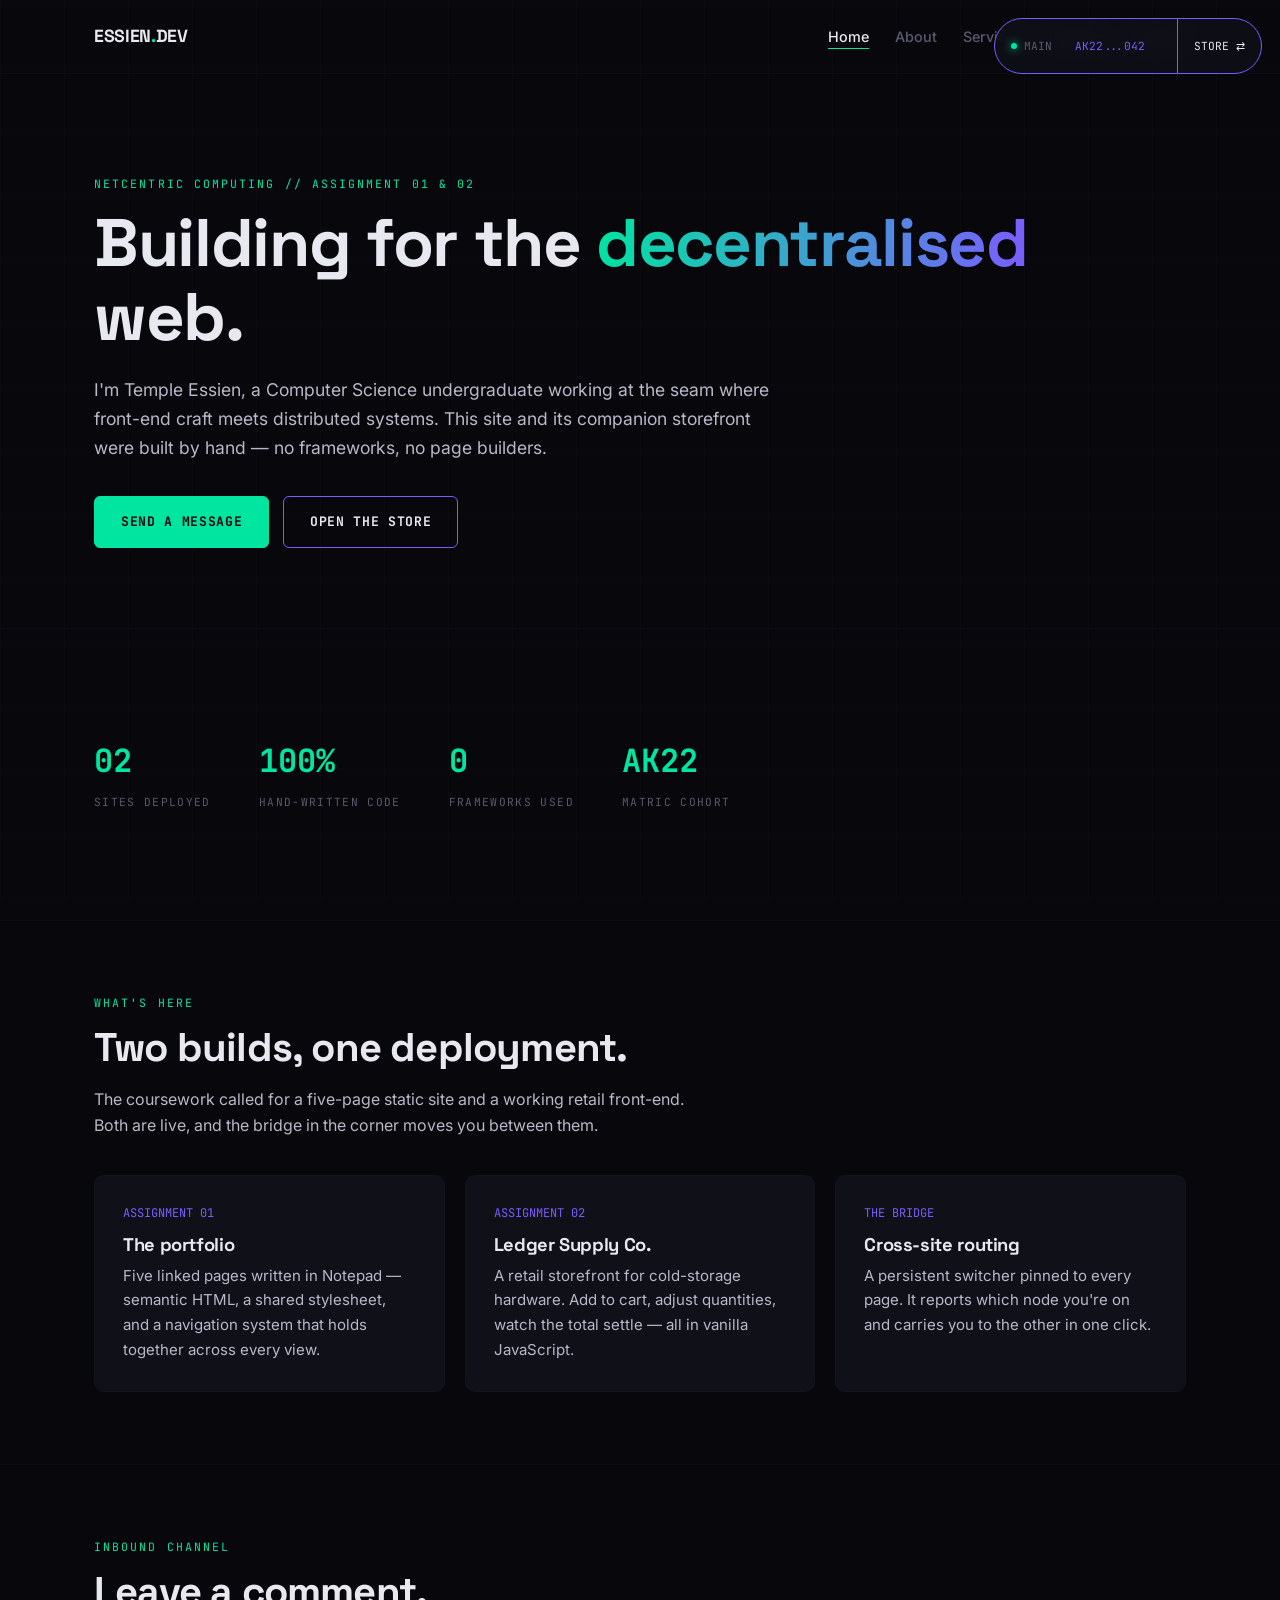
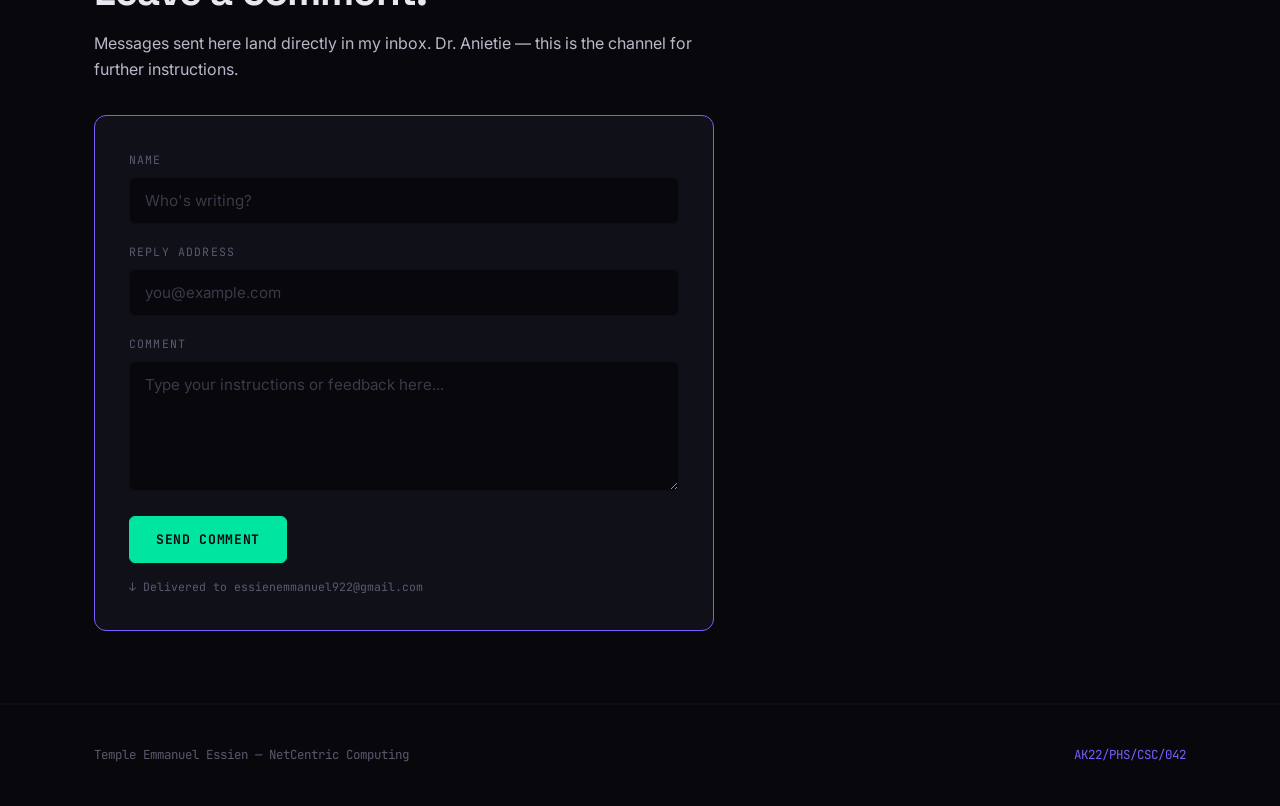
<file: index.html>
<!DOCTYPE html>
<html lang="en">
<head>
  <meta charset="UTF-8">
  <meta name="viewport" content="width=device-width, initial-scale=1.0">
  <title>Temple Essien — NetCentric Portfolio</title>
  <meta name="description" content="NetCentric coursework portfolio. Temple Emmanuel Essien, AK22/PHS/CSC/042.">
  <link rel="stylesheet" href="style.css">
</head>
<body>

  <!-- SIGNATURE: bridge switcher between the two sites -->
  <div class="bridge">
    <span class="node-live">MAIN <span class="hash">AK22...042</span></span>
    <a href="store/index.html">STORE &#8644;</a>
  </div>

  <nav class="nav">
    <div class="wrap">
      <a href="index.html" class="brand">ESSIEN<em>.</em>DEV</a>
      <ul>
        <li><a href="index.html" aria-current="page">Home</a></li>
        <li><a href="about.html">About</a></li>
        <li><a href="services.html">Services</a></li>
        <li><a href="projects.html">Projects</a></li>
        <li><a href="contact.html">Contact</a></li>
      </ul>
    </div>
  </nav>

  <header class="hero">
    <div class="wrap">
      <span class="eyebrow">NetCentric Computing // Assignment 01 &amp; 02</span>
      <h1>Building for the <span class="accent">decentralised</span> web.</h1>
      <p>I'm Temple Essien, a Computer Science undergraduate working at the seam where front-end craft meets distributed systems. This site and its companion storefront were built by hand — no frameworks, no page builders.</p>
      <a href="#message" class="btn">Send a message</a>
      <a href="store/index.html" class="btn btn-ghost">Open the store</a>
    </div>
  </header>

  <section class="section-alt">
    <div class="wrap">
      <div class="stats">
        <div class="stat"><span class="val">02</span><span class="lab">Sites deployed</span></div>
        <div class="stat"><span class="val">100%</span><span class="lab">Hand-written code</span></div>
        <div class="stat"><span class="val">0</span><span class="lab">Frameworks used</span></div>
        <div class="stat"><span class="val">AK22</span><span class="lab">Matric cohort</span></div>
      </div>
    </div>
  </section>

  <section>
    <div class="wrap">
      <span class="eyebrow">What's here</span>
      <h2>Two builds, one deployment.</h2>
      <p style="margin-bottom:36px;">The coursework called for a five-page static site and a working retail front-end. Both are live, and the bridge in the corner moves you between them.</p>

      <div class="grid grid-3">
        <article class="panel">
          <span class="num">ASSIGNMENT 01</span>
          <h3>The portfolio</h3>
          <p>Five linked pages written in Notepad — semantic HTML, a shared stylesheet, and a navigation system that holds together across every view.</p>
        </article>
        <article class="panel">
          <span class="num">ASSIGNMENT 02</span>
          <h3>Ledger Supply Co.</h3>
          <p>A retail storefront for cold-storage hardware. Add to cart, adjust quantities, watch the total settle — all in vanilla JavaScript.</p>
        </article>
        <article class="panel">
          <span class="num">THE BRIDGE</span>
          <h3>Cross-site routing</h3>
          <p>A persistent switcher pinned to every page. It reports which node you're on and carries you to the other in one click.</p>
        </article>
      </div>
    </div>
  </section>

  <!-- ================= REQUIRED COMMENT BOX ================= -->
  <section id="message" class="section-alt">
    <div class="wrap">
      <span class="eyebrow">Inbound channel</span>
      <h2>Leave a comment.</h2>
      <p style="margin-bottom:32px;">Messages sent here land directly in my inbox. Dr. Anietie — this is the channel for further instructions.</p>

      <form class="msg-panel" action="https://formspree.io/f/mlgqejok" method="POST">
        <div class="field">
          <label for="name">Name</label>
          <input type="text" id="name" name="name" placeholder="Who's writing?" required>
        </div>

        <div class="field">
          <label for="email">Reply address</label>
          <input type="email" id="email" name="email" placeholder="you@example.com" required>
        </div>

        <div class="field">
          <label for="comment">Comment</label>
          <textarea id="comment" name="comment" placeholder="Type your instructions or feedback here..." required></textarea>
        </div>

        <button type="submit" class="btn">Send comment</button>
        <p class="form-note">&#8595; Delivered to essienemmanuel922@gmail.com</p>
      </form>
    </div>
  </section>

  <footer>
    <div class="wrap">
      <span>Temple Emmanuel Essien &mdash; NetCentric Computing</span>
      <span class="reg">AK22/PHS/CSC/042</span>
    </div>
  </footer>

</body>
</html>
</file>
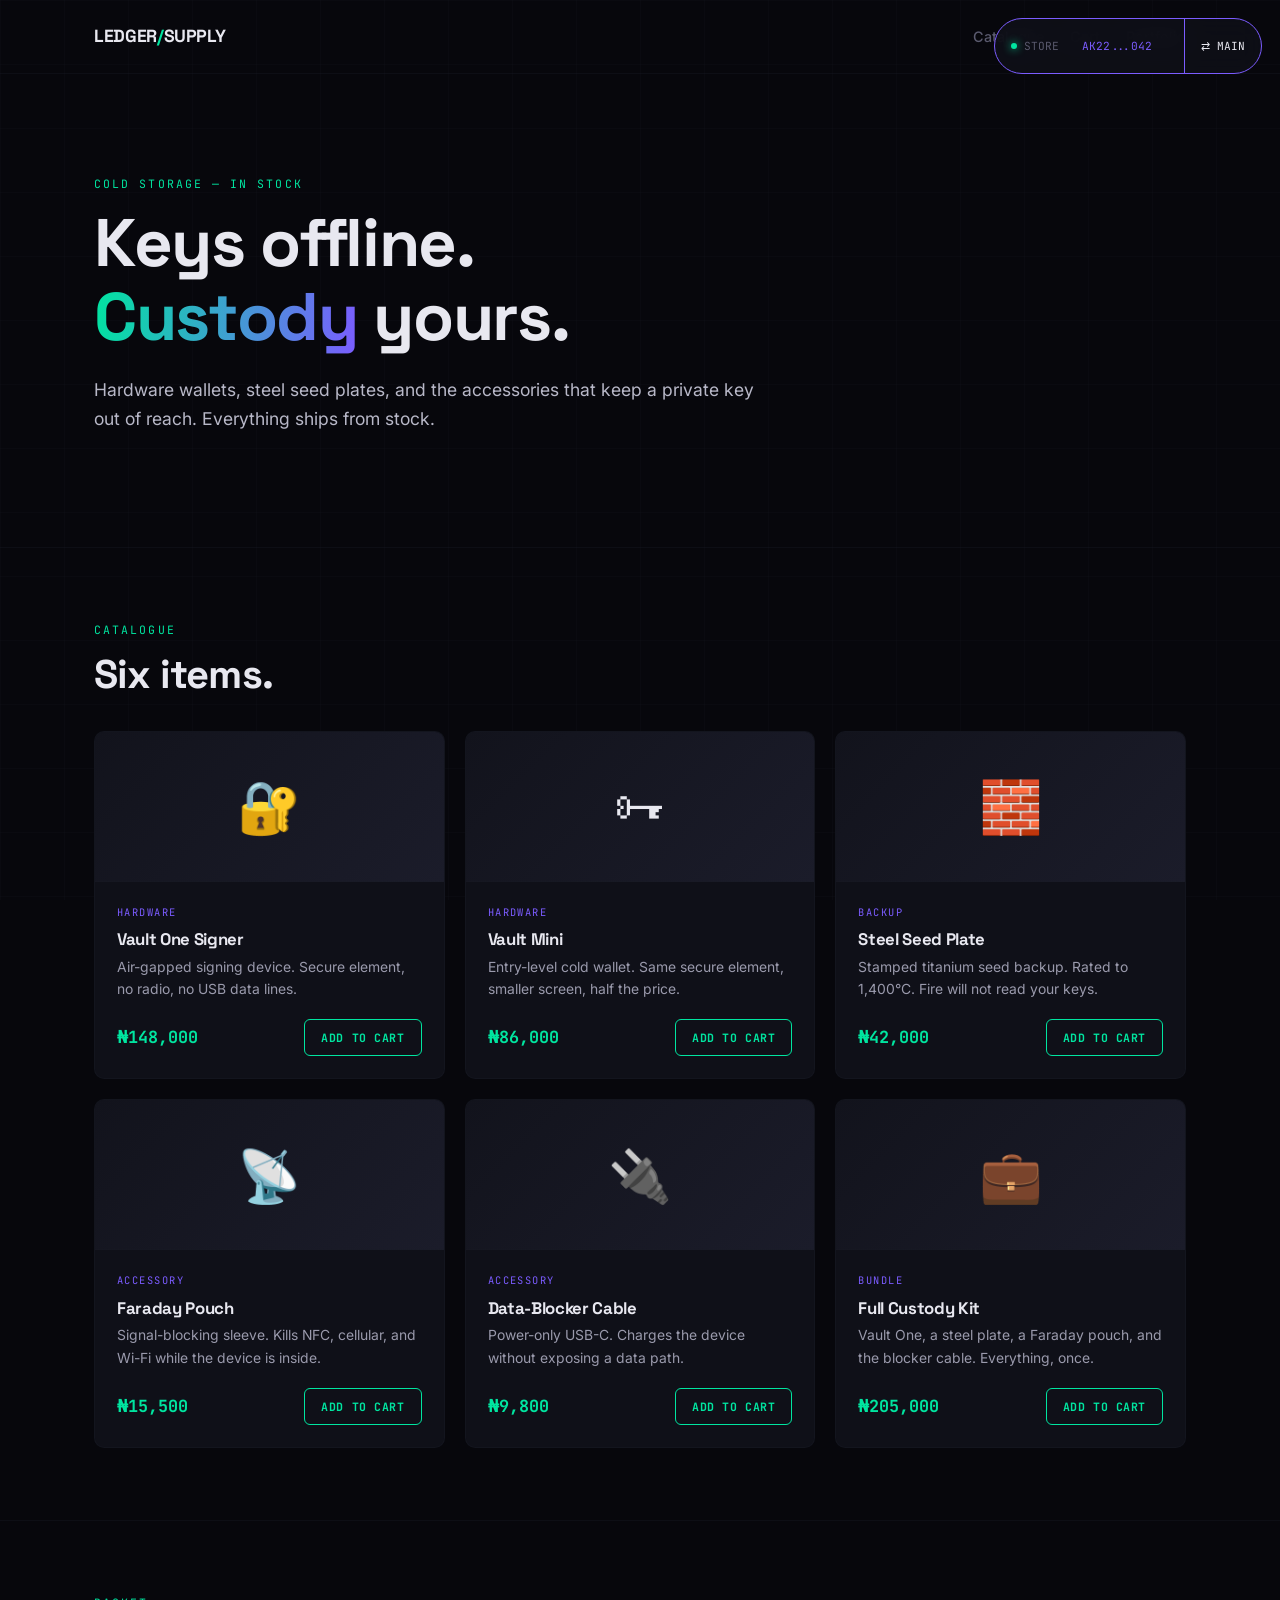
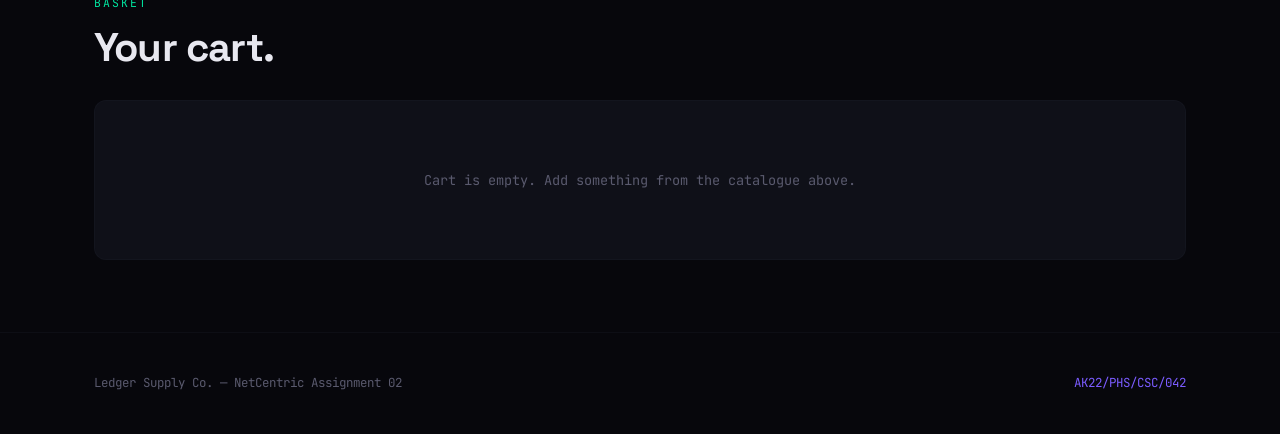
<file: store/index.html>
<!DOCTYPE html>
<html lang="en">
<head>
  <meta charset="UTF-8">
  <meta name="viewport" content="width=device-width, initial-scale=1.0">
  <title>Ledger Supply Co. — Cold Storage Hardware</title>
  <meta name="description" content="Retail storefront. NetCentric Assignment 2 — Temple Essien, AK22/PHS/CSC/042.">
  <link rel="stylesheet" href="../style.css">
  <link rel="stylesheet" href="store.css">
</head>
<body>

  <!-- SIGNATURE: bridge back to the main site -->
  <div class="bridge">
    <span class="node-live">STORE <span class="hash">AK22...042</span></span>
    <a href="../index.html">&#8644; MAIN</a>
  </div>

  <nav class="nav">
    <div class="wrap">
      <a href="index.html" class="brand">LEDGER<em>/</em>SUPPLY</a>
      <ul>
        <li><a href="#catalogue">Catalogue</a></li>
        <li><a href="#cart">Cart</a></li>
        <li><a href="../index.html">Portfolio</a></li>
      </ul>
    </div>
  </nav>

  <header class="hero">
    <div class="wrap">
      <span class="eyebrow">Cold storage &mdash; in stock</span>
      <h1>Keys offline.<br><span class="accent">Custody</span> yours.</h1>
      <p>Hardware wallets, steel seed plates, and the accessories that keep a private key out of reach. Everything ships from stock.</p>
    </div>
  </header>

  <section id="catalogue" class="section-alt">
    <div class="wrap">
      <span class="eyebrow">Catalogue</span>
      <h2>Six items.</h2>
      <div class="shop-grid" id="product-grid">
        <!-- Rendered by store.js -->
      </div>
    </div>
  </section>

  <section id="cart">
    <div class="wrap">
      <span class="eyebrow">Basket</span>
      <h2>Your cart.</h2>

      <div class="cart-panel">
        <div id="cart-body">
          <!-- Rendered by store.js -->
        </div>

        <div class="cart-summary" id="cart-summary" hidden>
          <div class="line">
            <span>Subtotal</span>
            <span id="subtotal" class="figure">&#8358;0</span>
          </div>
          <div class="line">
            <span>Shipping</span>
            <span id="shipping" class="figure">&#8358;0</span>
          </div>
          <div class="line total">
            <span>Total</span>
            <span id="total" class="figure">&#8358;0</span>
          </div>
          <button class="btn checkout-btn" id="checkout-btn">Complete purchase</button>
          <button class="clear-btn" id="clear-btn">Empty cart</button>
        </div>
      </div>

      <div class="receipt" id="receipt" hidden>
        <span class="eyebrow">Order confirmed</span>
        <h3 id="receipt-head">Purchase complete.</h3>
        <p id="receipt-body"></p>
        <button class="btn" id="receipt-btn" style="margin-top:20px;">Start a new order</button>
      </div>
    </div>
  </section>

  <footer>
    <div class="wrap">
      <span>Ledger Supply Co. &mdash; NetCentric Assignment 02</span>
      <span class="reg">AK22/PHS/CSC/042</span>
    </div>
  </footer>

  <script src="store.js"></script>
</body>
</html>
</file>
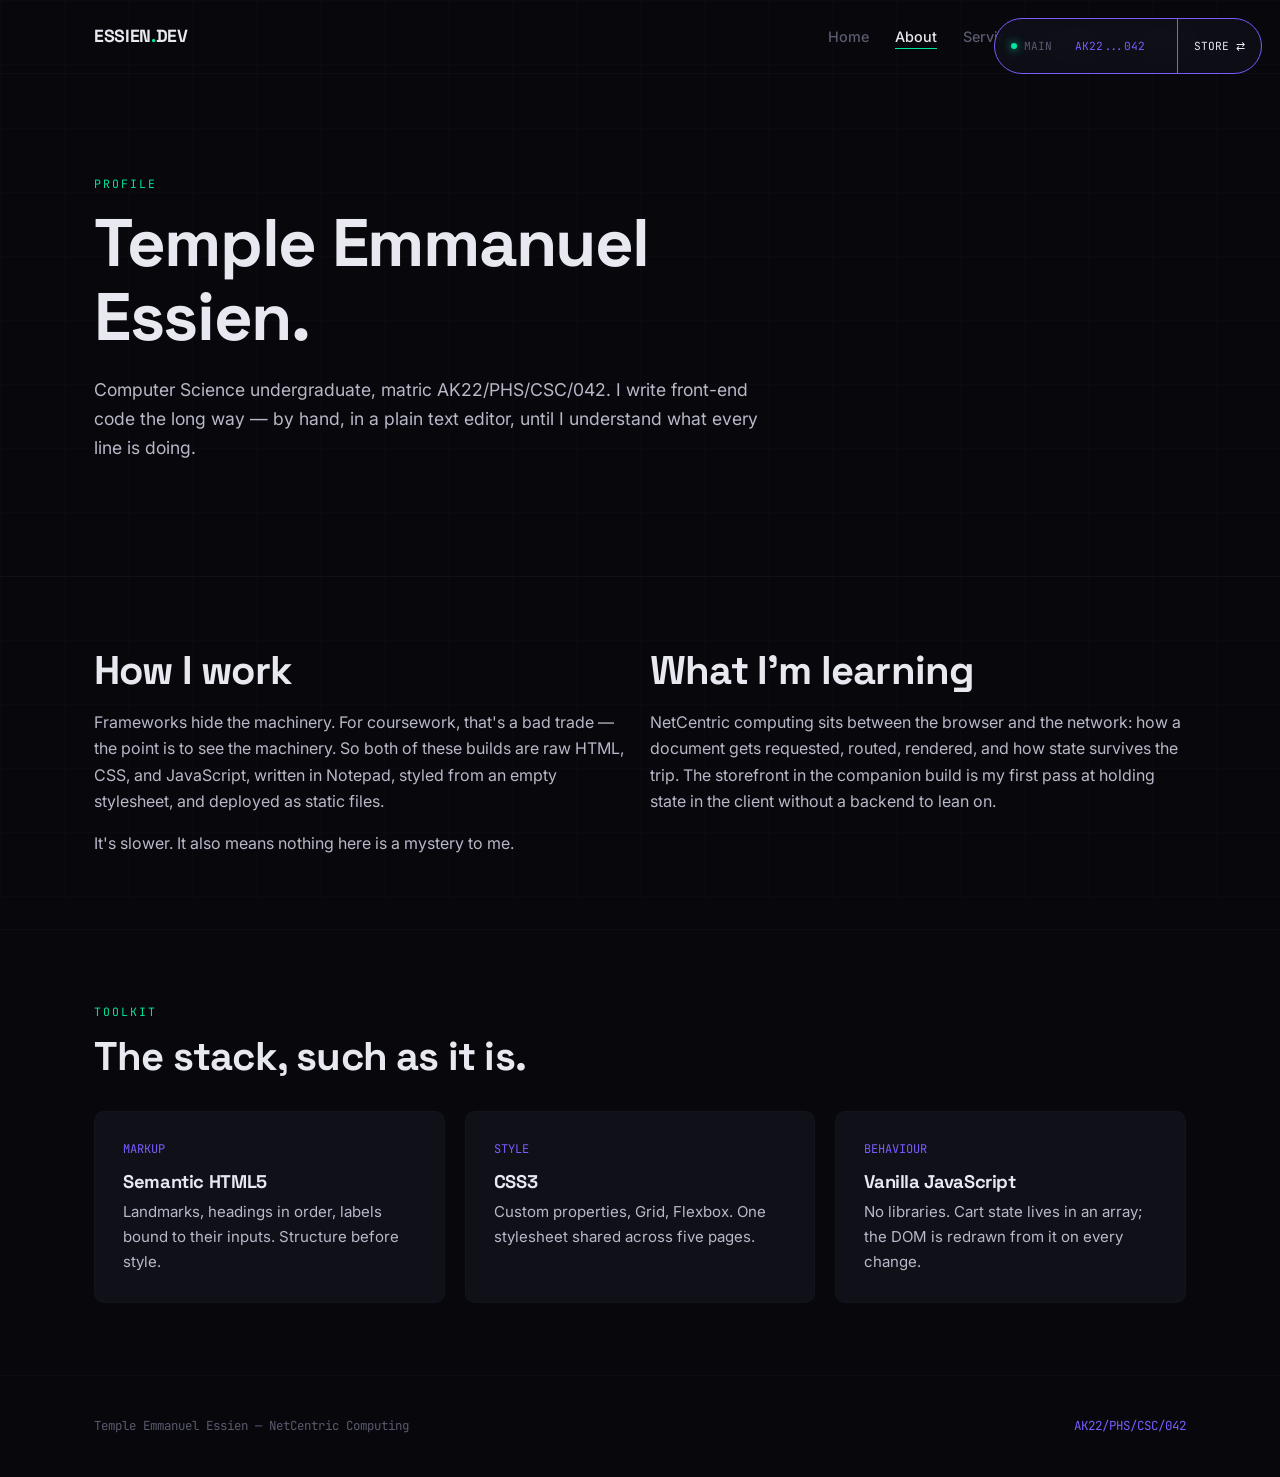
<file: about.html>
<!DOCTYPE html>
<html lang="en">
<head>
  <meta charset="UTF-8">
  <meta name="viewport" content="width=device-width, initial-scale=1.0">
  <title>About — Temple Essien</title>
  <link rel="stylesheet" href="style.css">
</head>
<body>

  <div class="bridge">
    <span class="node-live">MAIN <span class="hash">AK22...042</span></span>
    <a href="store/index.html">STORE &#8644;</a>
  </div>

  <nav class="nav">
    <div class="wrap">
      <a href="index.html" class="brand">ESSIEN<em>.</em>DEV</a>
      <ul>
        <li><a href="index.html">Home</a></li>
        <li><a href="about.html" aria-current="page">About</a></li>
        <li><a href="services.html">Services</a></li>
        <li><a href="projects.html">Projects</a></li>
        <li><a href="contact.html">Contact</a></li>
      </ul>
    </div>
  </nav>

  <header class="hero">
    <div class="wrap">
      <span class="eyebrow">Profile</span>
      <h1>Temple Emmanuel<br>Essien.</h1>
      <p>Computer Science undergraduate, matric AK22/PHS/CSC/042. I write front-end code the long way — by hand, in a plain text editor, until I understand what every line is doing.</p>
    </div>
  </header>

  <section class="section-alt">
    <div class="wrap">
      <div class="grid grid-2">
        <div>
          <h2>How I work</h2>
          <p>Frameworks hide the machinery. For coursework, that's a bad trade — the point is to see the machinery. So both of these builds are raw HTML, CSS, and JavaScript, written in Notepad, styled from an empty stylesheet, and deployed as static files.</p>
          <p style="margin-top:16px;">It's slower. It also means nothing here is a mystery to me.</p>
        </div>
        <div>
          <h2>What I'm learning</h2>
          <p>NetCentric computing sits between the browser and the network: how a document gets requested, routed, rendered, and how state survives the trip. The storefront in the companion build is my first pass at holding state in the client without a backend to lean on.</p>
        </div>
      </div>
    </div>
  </section>

  <section>
    <div class="wrap">
      <span class="eyebrow">Toolkit</span>
      <h2>The stack, such as it is.</h2>
      <div class="grid grid-3" style="margin-top:32px;">
        <article class="panel">
          <span class="num">MARKUP</span>
          <h3>Semantic HTML5</h3>
          <p>Landmarks, headings in order, labels bound to their inputs. Structure before style.</p>
        </article>
        <article class="panel">
          <span class="num">STYLE</span>
          <h3>CSS3</h3>
          <p>Custom properties, Grid, Flexbox. One stylesheet shared across five pages.</p>
        </article>
        <article class="panel">
          <span class="num">BEHAVIOUR</span>
          <h3>Vanilla JavaScript</h3>
          <p>No libraries. Cart state lives in an array; the DOM is redrawn from it on every change.</p>
        </article>
      </div>
    </div>
  </section>

  <footer>
    <div class="wrap">
      <span>Temple Emmanuel Essien &mdash; NetCentric Computing</span>
      <span class="reg">AK22/PHS/CSC/042</span>
    </div>
  </footer>

</body>
</html>
</file>
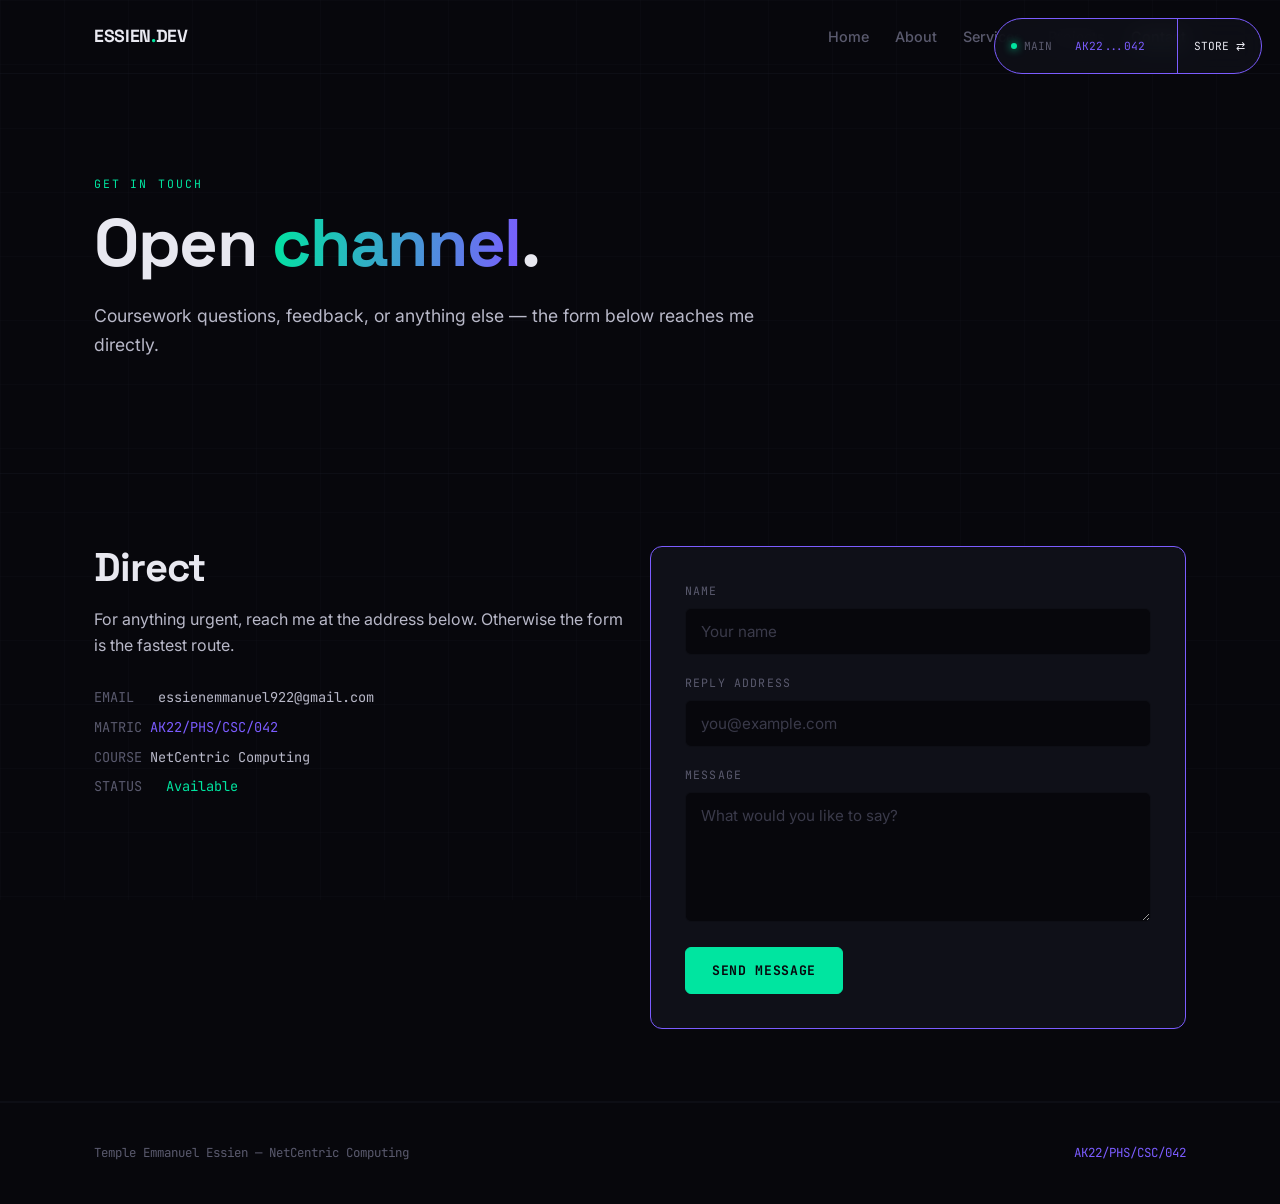
<file: contact.html>
<!DOCTYPE html>
<html lang="en">
<head>
  <meta charset="UTF-8">
  <meta name="viewport" content="width=device-width, initial-scale=1.0">
  <title>Contact — Temple Essien</title>
  <link rel="stylesheet" href="style.css">
</head>
<body>

  <div class="bridge">
    <span class="node-live">MAIN <span class="hash">AK22...042</span></span>
    <a href="store/index.html">STORE &#8644;</a>
  </div>

  <nav class="nav">
    <div class="wrap">
      <a href="index.html" class="brand">ESSIEN<em>.</em>DEV</a>
      <ul>
        <li><a href="index.html">Home</a></li>
        <li><a href="about.html">About</a></li>
        <li><a href="services.html">Services</a></li>
        <li><a href="projects.html">Projects</a></li>
        <li><a href="contact.html" aria-current="page">Contact</a></li>
      </ul>
    </div>
  </nav>

  <header class="hero">
    <div class="wrap">
      <span class="eyebrow">Get in touch</span>
      <h1>Open <span class="accent">channel</span>.</h1>
      <p>Coursework questions, feedback, or anything else — the form below reaches me directly.</p>
    </div>
  </header>

  <section class="section-alt">
    <div class="wrap">
      <div class="grid grid-2">
        <div>
          <h2>Direct</h2>
          <p style="margin-bottom:24px;">For anything urgent, reach me at the address below. Otherwise the form is the fastest route.</p>

          <p style="font-family:var(--mono);font-size:0.85rem;line-height:2.2;">
            <span style="color:var(--muted);">EMAIL &nbsp;</span> essienemmanuel922@gmail.com<br>
            <span style="color:var(--muted);">MATRIC</span> <span style="color:var(--violet);">AK22/PHS/CSC/042</span><br>
            <span style="color:var(--muted);">COURSE</span> NetCentric Computing<br>
            <span style="color:var(--muted);">STATUS &nbsp;</span> <span style="color:var(--mint);">Available</span>
          </p>
        </div>

        <form class="msg-panel" action="https://formspree.io/f/mlgqejok" method="POST">
          <div class="field">
            <label for="cname">Name</label>
            <input type="text" id="cname" name="name" placeholder="Your name" required>
          </div>
          <div class="field">
            <label for="cemail">Reply address</label>
            <input type="email" id="cemail" name="email" placeholder="you@example.com" required>
          </div>
          <div class="field">
            <label for="cmsg">Message</label>
            <textarea id="cmsg" name="message" placeholder="What would you like to say?" required></textarea>
          </div>
          <button type="submit" class="btn">Send message</button>
        </form>
      </div>
    </div>
  </section>

  <footer>
    <div class="wrap">
      <span>Temple Emmanuel Essien &mdash; NetCentric Computing</span>
      <span class="reg">AK22/PHS/CSC/042</span>
    </div>
  </footer>

</body>
</html>
</file>
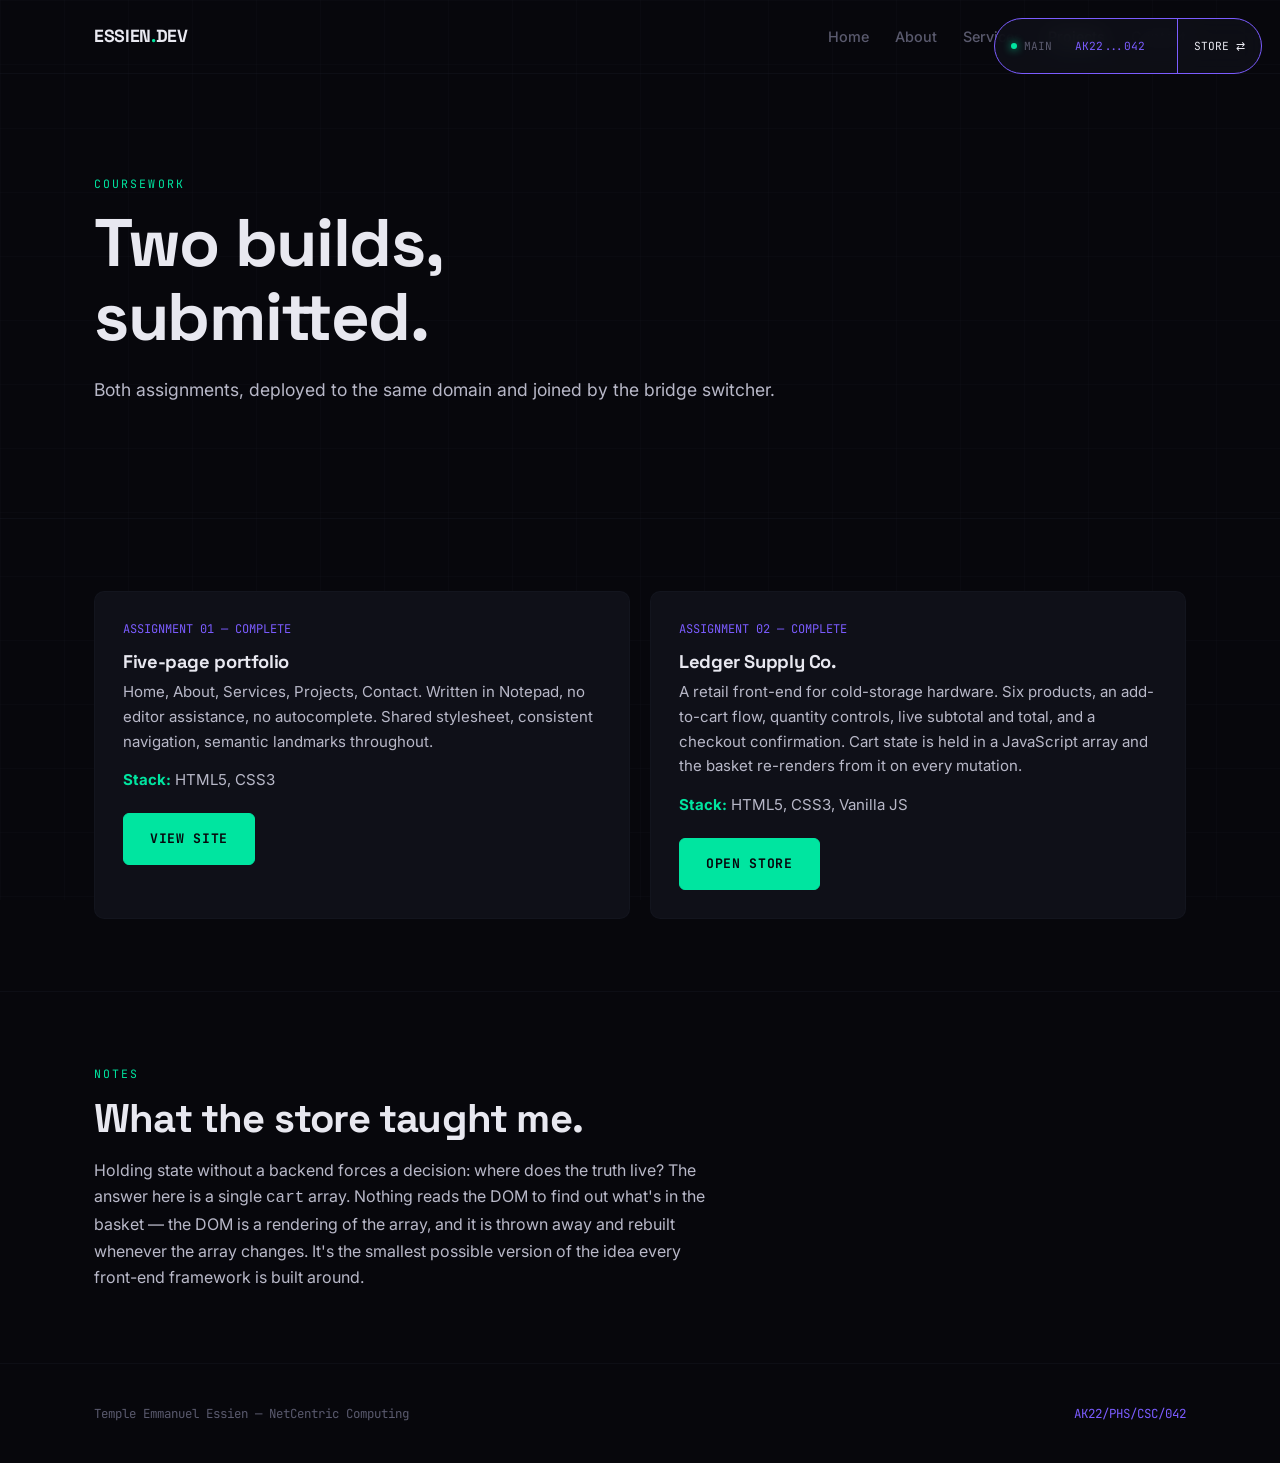
<file: projects.html>
<!DOCTYPE html>
<html lang="en">
<head>
  <meta charset="UTF-8">
  <meta name="viewport" content="width=device-width, initial-scale=1.0">
  <title>Projects — Temple Essien</title>
  <link rel="stylesheet" href="style.css">
</head>
<body>

  <div class="bridge">
    <span class="node-live">MAIN <span class="hash">AK22...042</span></span>
    <a href="store/index.html">STORE &#8644;</a>
  </div>

  <nav class="nav">
    <div class="wrap">
      <a href="index.html" class="brand">ESSIEN<em>.</em>DEV</a>
      <ul>
        <li><a href="index.html">Home</a></li>
        <li><a href="about.html">About</a></li>
        <li><a href="services.html">Services</a></li>
        <li><a href="projects.html" aria-current="page">Projects</a></li>
        <li><a href="contact.html">Contact</a></li>
      </ul>
    </div>
  </nav>

  <header class="hero">
    <div class="wrap">
      <span class="eyebrow">Coursework</span>
      <h1>Two builds,<br>submitted.</h1>
      <p>Both assignments, deployed to the same domain and joined by the bridge switcher.</p>
    </div>
  </header>

  <section class="section-alt">
    <div class="wrap">
      <div class="grid grid-2">
        <article class="panel">
          <span class="num">ASSIGNMENT 01 &mdash; COMPLETE</span>
          <h3>Five-page portfolio</h3>
          <p>Home, About, Services, Projects, Contact. Written in Notepad, no editor assistance, no autocomplete. Shared stylesheet, consistent navigation, semantic landmarks throughout.</p>
          <p style="margin-top:14px;"><strong style="color:var(--mint);">Stack:</strong> HTML5, CSS3</p>
          <a href="index.html" class="btn" style="margin-top:20px;">View site</a>
        </article>

        <article class="panel">
          <span class="num">ASSIGNMENT 02 &mdash; COMPLETE</span>
          <h3>Ledger Supply Co.</h3>
          <p>A retail front-end for cold-storage hardware. Six products, an add-to-cart flow, quantity controls, live subtotal and total, and a checkout confirmation. Cart state is held in a JavaScript array and the basket re-renders from it on every mutation.</p>
          <p style="margin-top:14px;"><strong style="color:var(--mint);">Stack:</strong> HTML5, CSS3, Vanilla JS</p>
          <a href="store/index.html" class="btn" style="margin-top:20px;">Open store</a>
        </article>
      </div>
    </div>
  </section>

  <section>
    <div class="wrap">
      <span class="eyebrow">Notes</span>
      <h2>What the store taught me.</h2>
      <p>Holding state without a backend forces a decision: where does the truth live? The answer here is a single <code>cart</code> array. Nothing reads the DOM to find out what's in the basket — the DOM is a rendering of the array, and it is thrown away and rebuilt whenever the array changes. It's the smallest possible version of the idea every front-end framework is built around.</p>
    </div>
  </section>

  <footer>
    <div class="wrap">
      <span>Temple Emmanuel Essien &mdash; NetCentric Computing</span>
      <span class="reg">AK22/PHS/CSC/042</span>
    </div>
  </footer>

</body>
</html>
</file>
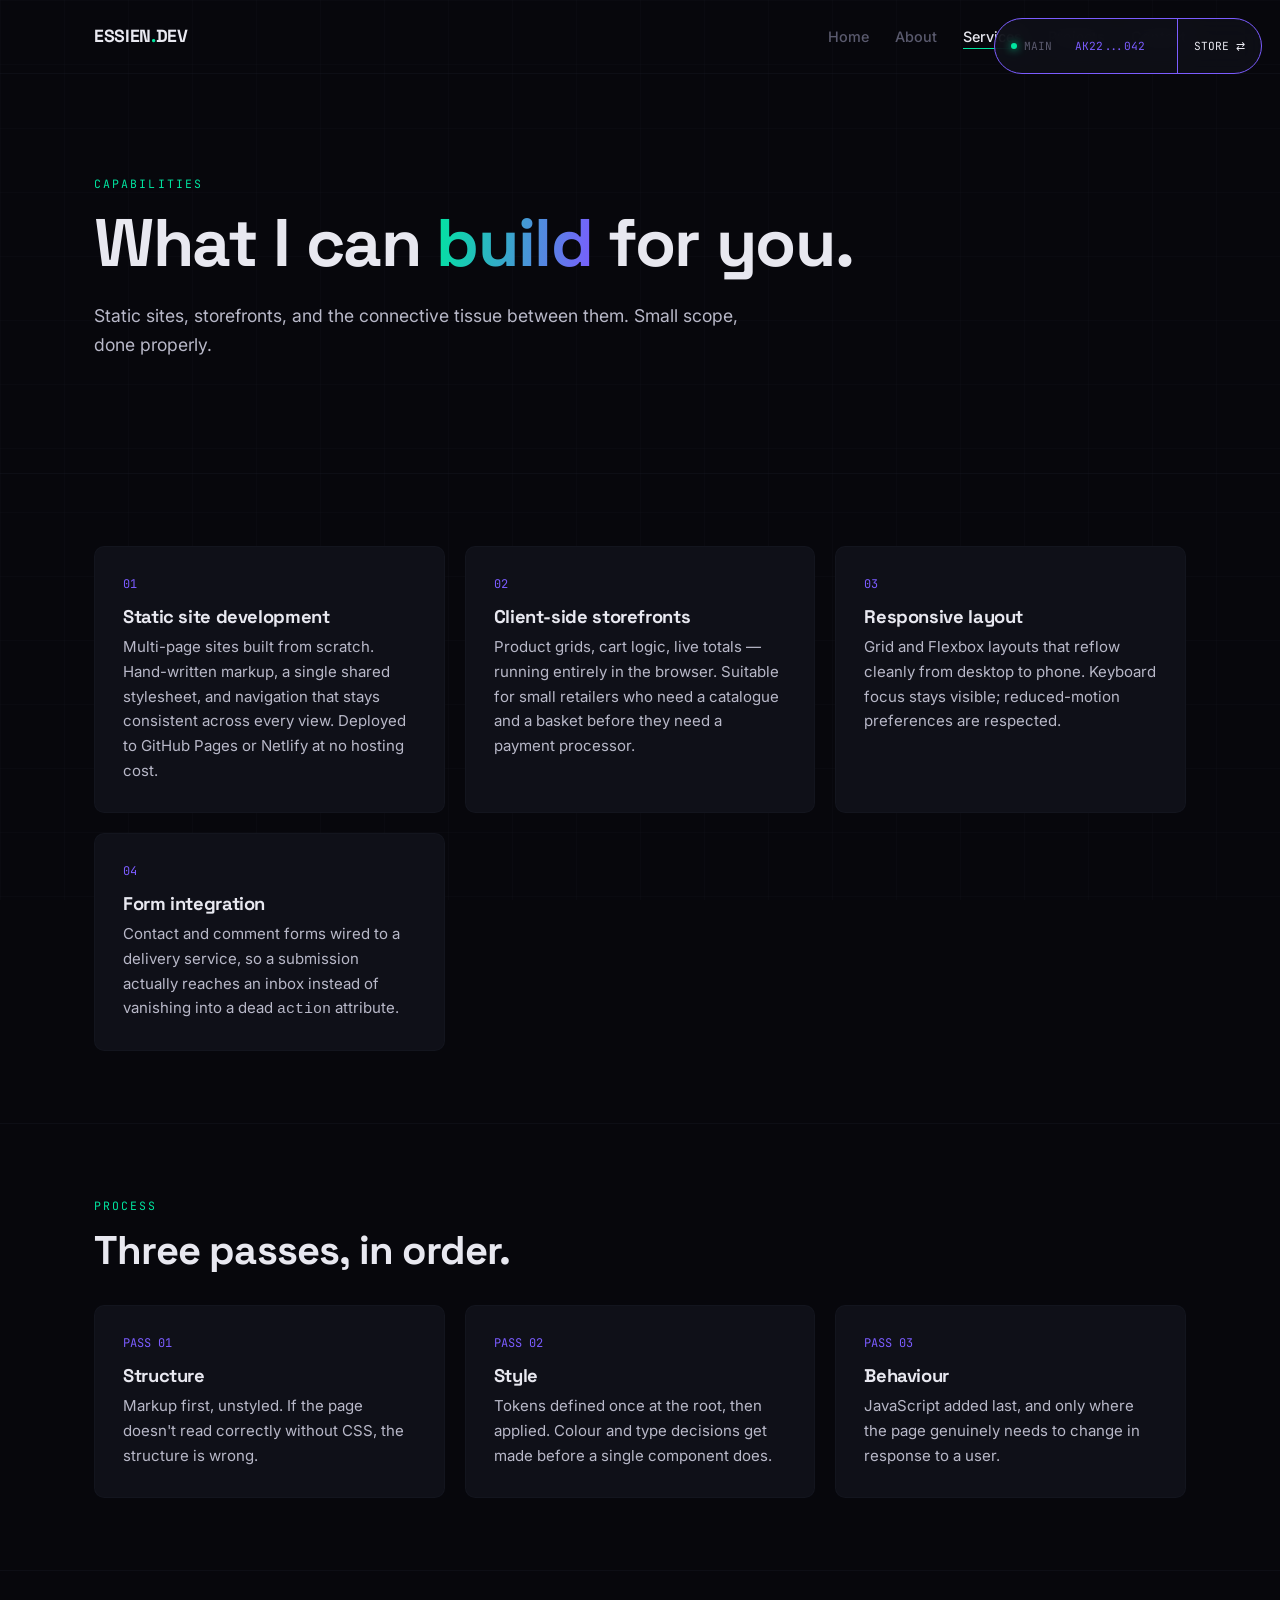
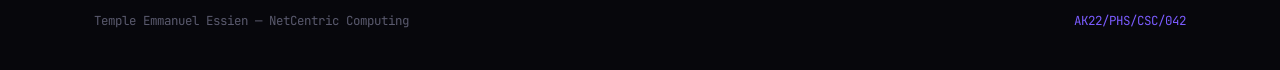
<file: services.html>
<!DOCTYPE html>
<html lang="en">
<head>
  <meta charset="UTF-8">
  <meta name="viewport" content="width=device-width, initial-scale=1.0">
  <title>Services — Temple Essien</title>
  <link rel="stylesheet" href="style.css">
</head>
<body>

  <div class="bridge">
    <span class="node-live">MAIN <span class="hash">AK22...042</span></span>
    <a href="store/index.html">STORE &#8644;</a>
  </div>

  <nav class="nav">
    <div class="wrap">
      <a href="index.html" class="brand">ESSIEN<em>.</em>DEV</a>
      <ul>
        <li><a href="index.html">Home</a></li>
        <li><a href="about.html">About</a></li>
        <li><a href="services.html" aria-current="page">Services</a></li>
        <li><a href="projects.html">Projects</a></li>
        <li><a href="contact.html">Contact</a></li>
      </ul>
    </div>
  </nav>

  <header class="hero">
    <div class="wrap">
      <span class="eyebrow">Capabilities</span>
      <h1>What I can <span class="accent">build</span> for you.</h1>
      <p>Static sites, storefronts, and the connective tissue between them. Small scope, done properly.</p>
    </div>
  </header>

  <section class="section-alt">
    <div class="wrap">
      <div class="grid grid-2">
        <article class="panel">
          <span class="num">01</span>
          <h3>Static site development</h3>
          <p>Multi-page sites built from scratch. Hand-written markup, a single shared stylesheet, and navigation that stays consistent across every view. Deployed to GitHub Pages or Netlify at no hosting cost.</p>
        </article>
        <article class="panel">
          <span class="num">02</span>
          <h3>Client-side storefronts</h3>
          <p>Product grids, cart logic, live totals — running entirely in the browser. Suitable for small retailers who need a catalogue and a basket before they need a payment processor.</p>
        </article>
        <article class="panel">
          <span class="num">03</span>
          <h3>Responsive layout</h3>
          <p>Grid and Flexbox layouts that reflow cleanly from desktop to phone. Keyboard focus stays visible; reduced-motion preferences are respected.</p>
        </article>
        <article class="panel">
          <span class="num">04</span>
          <h3>Form integration</h3>
          <p>Contact and comment forms wired to a delivery service, so a submission actually reaches an inbox instead of vanishing into a dead <code>action</code> attribute.</p>
        </article>
      </div>
    </div>
  </section>

  <section>
    <div class="wrap">
      <span class="eyebrow">Process</span>
      <h2>Three passes, in order.</h2>
      <div class="grid grid-3" style="margin-top:32px;">
        <article class="panel">
          <span class="num">PASS 01</span>
          <h3>Structure</h3>
          <p>Markup first, unstyled. If the page doesn't read correctly without CSS, the structure is wrong.</p>
        </article>
        <article class="panel">
          <span class="num">PASS 02</span>
          <h3>Style</h3>
          <p>Tokens defined once at the root, then applied. Colour and type decisions get made before a single component does.</p>
        </article>
        <article class="panel">
          <span class="num">PASS 03</span>
          <h3>Behaviour</h3>
          <p>JavaScript added last, and only where the page genuinely needs to change in response to a user.</p>
        </article>
      </div>
    </div>
  </section>

  <footer>
    <div class="wrap">
      <span>Temple Emmanuel Essien &mdash; NetCentric Computing</span>
      <span class="reg">AK22/PHS/CSC/042</span>
    </div>
  </footer>

</body>
</html>
</file>
<file: style.css>
/* ============================================================
   Temple Essien — AK22/PHS/CSC/042
   NetCentric Assignment — shared stylesheet
   ============================================================ */

@import url('https://fonts.googleapis.com/css2?family=Space+Grotesk:wght@400;500;700&family=Inter:wght@400;500;600&family=JetBrains+Mono:wght@400;700&display=swap');

:root {
  --void:      #07070C;
  --panel:     #0F1018;
  --panel-2:   #15161F;
  --mint:      #00E5A0;
  --violet:    #7B5CFF;
  --ice:       #E8E8F0;
  --muted:     #5A5A6E;
  --line:      #23243040;

  --display: 'Space Grotesk', sans-serif;
  --body:    'Inter', sans-serif;
  --mono:    'JetBrains Mono', monospace;

  --gut: 24px;
  --max: 1140px;
}

* { margin: 0; padding: 0; box-sizing: border-box; }

html { scroll-behavior: smooth; }

body {
  background: var(--void);
  color: var(--ice);
  font-family: var(--body);
  font-size: 16px;
  line-height: 1.65;
  -webkit-font-smoothing: antialiased;
  overflow-x: hidden;
}

/* Ambient grid — the "chain" texture */
body::before {
  content: '';
  position: fixed;
  inset: 0;
  background-image:
    linear-gradient(var(--line) 1px, transparent 1px),
    linear-gradient(90deg, var(--line) 1px, transparent 1px);
  background-size: 64px 64px;
  pointer-events: none;
  z-index: 0;
  opacity: 0.5;
}

.wrap {
  max-width: var(--max);
  margin: 0 auto;
  padding: 0 var(--gut);
  position: relative;
  z-index: 1;
}

/* ---------- Typography ---------- */
h1, h2, h3 { font-family: var(--display); font-weight: 700; letter-spacing: -0.02em; line-height: 1.1; }
h1 { font-size: clamp(2.4rem, 6vw, 4.2rem); }
h2 { font-size: clamp(1.7rem, 3.5vw, 2.5rem); margin-bottom: 16px; }
h3 { font-size: 1.15rem; margin-bottom: 8px; }

p { color: #B8B8C8; max-width: 62ch; }

.eyebrow {
  font-family: var(--mono);
  font-size: 0.72rem;
  letter-spacing: 0.18em;
  text-transform: uppercase;
  color: var(--mint);
  margin-bottom: 14px;
  display: block;
}

a { color: var(--mint); text-decoration: none; }
a:hover { text-decoration: underline; }

/* ---------- SIGNATURE: the Bridge switcher ---------- */
.bridge {
  position: fixed;
  top: 18px;
  right: 18px;
  z-index: 100;
  display: flex;
  align-items: stretch;
  border: 1px solid var(--violet);
  border-radius: 999px;
  background: rgba(15, 16, 24, 0.85);
  backdrop-filter: blur(12px);
  font-family: var(--mono);
  font-size: 0.7rem;
  overflow: hidden;
}

.bridge span,
.bridge a {
  padding: 9px 16px;
  display: flex;
  align-items: center;
  gap: 7px;
  white-space: nowrap;
}

.bridge .node-live {
  color: var(--muted);
  border-right: 1px solid var(--violet);
}

.bridge .node-live::before {
  content: '';
  width: 6px; height: 6px;
  border-radius: 50%;
  background: var(--mint);
  box-shadow: 0 0 8px var(--mint);
  animation: pulse 2s infinite;
}

@keyframes pulse { 0%,100% { opacity: 1; } 50% { opacity: 0.35; } }

.bridge a {
  color: var(--ice);
  text-decoration: none;
  transition: background 0.2s, color 0.2s;
}

.bridge a:hover,
.bridge a:focus-visible {
  background: var(--violet);
  color: #fff;
  text-decoration: none;
}

.bridge .hash { color: var(--violet); }

/* ---------- Nav ---------- */
.nav {
  border-bottom: 1px solid var(--line);
  padding: 22px 0;
  position: relative;
  z-index: 2;
}

.nav .wrap { display: flex; align-items: center; gap: 32px; }

.brand {
  font-family: var(--display);
  font-weight: 700;
  font-size: 1.1rem;
  color: var(--ice);
  letter-spacing: -0.02em;
}
.brand:hover { text-decoration: none; }
.brand em { color: var(--mint); font-style: normal; }

.nav ul { list-style: none; display: flex; gap: 26px; margin-left: auto; }

.nav ul a {
  color: var(--muted);
  font-size: 0.9rem;
  font-weight: 500;
  padding-bottom: 3px;
  border-bottom: 1px solid transparent;
  transition: color 0.2s, border-color 0.2s;
}

.nav ul a:hover,
.nav ul a:focus-visible,
.nav ul a[aria-current="page"] {
  color: var(--ice);
  border-color: var(--mint);
  text-decoration: none;
}

/* ---------- Hero ---------- */
.hero { padding: 100px 0 80px; }

.hero h1 { margin-bottom: 20px; }
.hero h1 .accent {
  background: linear-gradient(96deg, var(--mint), var(--violet));
  -webkit-background-clip: text;
  background-clip: text;
  -webkit-text-fill-color: transparent;
}
.hero p { font-size: 1.1rem; margin-bottom: 34px; }

/* ---------- Buttons ---------- */
.btn {
  display: inline-block;
  font-family: var(--mono);
  font-size: 0.82rem;
  font-weight: 700;
  letter-spacing: 0.05em;
  text-transform: uppercase;
  padding: 14px 26px;
  border-radius: 6px;
  border: 1px solid var(--mint);
  background: var(--mint);
  color: var(--void);
  cursor: pointer;
  transition: transform 0.15s, box-shadow 0.2s;
}
.btn:hover, .btn:focus-visible {
  transform: translateY(-2px);
  box-shadow: 0 6px 24px rgba(0, 229, 160, 0.25);
  text-decoration: none;
}
.btn:active { transform: translateY(0); }

.btn-ghost {
  background: transparent;
  color: var(--ice);
  border-color: var(--violet);
  margin-left: 10px;
}
.btn-ghost:hover { box-shadow: 0 6px 24px rgba(123, 92, 255, 0.25); }

/* ---------- Sections & panels ---------- */
section { padding: 72px 0; position: relative; z-index: 1; }
.section-alt { border-top: 1px solid var(--line); border-bottom: 1px solid var(--line); }

.grid { display: grid; gap: 20px; }
.grid-3 { grid-template-columns: repeat(auto-fit, minmax(260px, 1fr)); }
.grid-2 { grid-template-columns: repeat(auto-fit, minmax(300px, 1fr)); }

.panel {
  background: var(--panel);
  border: 1px solid var(--line);
  border-radius: 10px;
  padding: 28px;
  transition: border-color 0.25s, transform 0.25s;
}
.panel:hover { border-color: var(--violet); transform: translateY(-3px); }
.panel .num {
  font-family: var(--mono);
  color: var(--violet);
  font-size: 0.75rem;
  display: block;
  margin-bottom: 12px;
}
.panel p { font-size: 0.94rem; }

/* Stat strip */
.stats { display: flex; flex-wrap: wrap; gap: 48px; padding: 34px 0; }
.stat .val {
  font-family: var(--mono);
  font-size: 2rem;
  font-weight: 700;
  color: var(--mint);
  display: block;
}
.stat .lab {
  font-family: var(--mono);
  font-size: 0.7rem;
  text-transform: uppercase;
  letter-spacing: 0.12em;
  color: var(--muted);
}

/* ---------- Comment / message form ---------- */
.msg-panel {
  background: var(--panel);
  border: 1px solid var(--violet);
  border-radius: 12px;
  padding: 34px;
  max-width: 620px;
}

.field { margin-bottom: 18px; }

.field label {
  display: block;
  font-family: var(--mono);
  font-size: 0.72rem;
  letter-spacing: 0.1em;
  text-transform: uppercase;
  color: var(--muted);
  margin-bottom: 8px;
}

.field input,
.field textarea {
  width: 100%;
  background: var(--void);
  border: 1px solid var(--line);
  border-radius: 6px;
  padding: 13px 15px;
  color: var(--ice);
  font-family: var(--body);
  font-size: 0.95rem;
  transition: border-color 0.2s;
}

.field textarea { min-height: 130px; resize: vertical; }

.field input:focus,
.field textarea:focus {
  outline: none;
  border-color: var(--mint);
  box-shadow: 0 0 0 3px rgba(0, 229, 160, 0.12);
}

.field input::placeholder,
.field textarea::placeholder { color: #3A3A4A; }

.form-note {
  font-family: var(--mono);
  font-size: 0.72rem;
  color: var(--muted);
  margin-top: 14px;
}

/* ---------- Footer ---------- */
footer {
  border-top: 1px solid var(--line);
  padding: 40px 0;
  font-family: var(--mono);
  font-size: 0.78rem;
  color: var(--muted);
  position: relative;
  z-index: 1;
}
footer .wrap { display: flex; flex-wrap: wrap; gap: 14px; justify-content: space-between; }
footer .reg { color: var(--violet); }

/* ---------- Accessibility ---------- */
:focus-visible { outline: 2px solid var(--mint); outline-offset: 3px; }

@media (prefers-reduced-motion: reduce) {
  *, *::before, *::after {
    animation-duration: 0.01ms !important;
    transition-duration: 0.01ms !important;
    scroll-behavior: auto !important;
  }
}

/* ---------- Responsive ---------- */
@media (max-width: 760px) {
  .bridge { top: auto; bottom: 14px; right: 14px; left: 14px; justify-content: center; }
  .nav .wrap { flex-wrap: wrap; gap: 16px; }
  .nav ul { margin-left: 0; gap: 18px; flex-wrap: wrap; }
  .hero { padding: 60px 0 50px; }
  .stats { gap: 28px; }
  body { padding-bottom: 60px; }
}
</file>
<file: store/store.css>
/* ============================================================
   Ledger Supply Co. — store-specific styles
   Extends style.css. Temple Essien / AK22/PHS/CSC/042
   ============================================================ */

/* ---------- Product grid ---------- */
.shop-grid {
  display: grid;
  grid-template-columns: repeat(auto-fill, minmax(280px, 1fr));
  gap: 20px;
  margin-top: 34px;
}

.card {
  background: var(--panel);
  border: 1px solid var(--line);
  border-radius: 10px;
  overflow: hidden;
  display: flex;
  flex-direction: column;
  transition: border-color 0.25s, transform 0.25s;
}

.card:hover { border-color: var(--violet); transform: translateY(-3px); }

.card .thumb {
  height: 150px;
  display: grid;
  place-items: center;
  font-size: 3.2rem;
  background: linear-gradient(135deg, #12131C, #1B1C2A);
  border-bottom: 1px solid var(--line);
}

.card .body { padding: 22px; display: flex; flex-direction: column; flex: 1; }

.card .tag {
  font-family: var(--mono);
  font-size: 0.65rem;
  letter-spacing: 0.14em;
  text-transform: uppercase;
  color: var(--violet);
  margin-bottom: 9px;
}

.card h3 { font-size: 1.05rem; margin-bottom: 7px; }

.card .desc {
  font-size: 0.87rem;
  color: #9A9AAC;
  flex: 1;
  margin-bottom: 18px;
}

.card .foot {
  display: flex;
  align-items: center;
  justify-content: space-between;
  gap: 12px;
}

.price {
  font-family: var(--mono);
  font-weight: 700;
  font-size: 1.05rem;
  color: var(--mint);
}

.add-btn {
  font-family: var(--mono);
  font-size: 0.72rem;
  font-weight: 700;
  letter-spacing: 0.05em;
  text-transform: uppercase;
  padding: 10px 16px;
  border-radius: 6px;
  border: 1px solid var(--mint);
  background: transparent;
  color: var(--mint);
  cursor: pointer;
  transition: background 0.2s, color 0.2s;
}

.add-btn:hover, .add-btn:focus-visible { background: var(--mint); color: var(--void); }

.add-btn.added {
  background: var(--violet);
  border-color: var(--violet);
  color: #fff;
}

/* ---------- Cart ---------- */
.cart-panel {
  background: var(--panel);
  border: 1px solid var(--line);
  border-radius: 12px;
  padding: 28px;
  margin-top: 30px;
}

.empty {
  text-align: center;
  padding: 40px 10px;
  font-family: var(--mono);
  font-size: 0.85rem;
  color: var(--muted);
}

.row {
  display: flex;
  align-items: center;
  gap: 16px;
  padding: 18px 0;
  border-bottom: 1px solid var(--line);
}
.row:first-child { padding-top: 0; }

.row .ico { font-size: 1.7rem; }

.row .info { flex: 1; min-width: 120px; }
.row .info .nm { font-weight: 600; font-size: 0.95rem; }
.row .info .ea {
  font-family: var(--mono);
  font-size: 0.75rem;
  color: var(--muted);
}

.qty { display: flex; align-items: center; gap: 4px; }

.qty button {
  width: 30px;
  height: 30px;
  border: 1px solid var(--line);
  background: var(--void);
  color: var(--ice);
  border-radius: 5px;
  cursor: pointer;
  font-size: 1rem;
  line-height: 1;
  transition: border-color 0.2s, color 0.2s;
}
.qty button:hover, .qty button:focus-visible { border-color: var(--mint); color: var(--mint); }

.qty .count {
  font-family: var(--mono);
  font-weight: 700;
  min-width: 34px;
  text-align: center;
}

.row .sum {
  font-family: var(--mono);
  font-weight: 700;
  color: var(--mint);
  min-width: 92px;
  text-align: right;
}

.kill {
  background: none;
  border: none;
  color: var(--muted);
  cursor: pointer;
  font-size: 1.2rem;
  padding: 4px 8px;
  line-height: 1;
  transition: color 0.2s;
}
.kill:hover, .kill:focus-visible { color: #FF5C7A; }

/* ---------- Summary ---------- */
.cart-summary { margin-top: 24px; }

.cart-summary .line {
  display: flex;
  justify-content: space-between;
  padding: 9px 0;
  font-size: 0.92rem;
  color: #9A9AAC;
}

.cart-summary .figure { font-family: var(--mono); color: var(--ice); }

.cart-summary .total {
  border-top: 1px solid var(--violet);
  margin-top: 10px;
  padding-top: 16px;
  font-family: var(--display);
  font-weight: 700;
  font-size: 1.2rem;
  color: var(--ice);
}
.cart-summary .total .figure { font-size: 1.35rem; color: var(--mint); }

.checkout-btn { width: 100%; margin-top: 20px; }

.clear-btn {
  width: 100%;
  margin-top: 10px;
  background: none;
  border: 1px solid var(--line);
  color: var(--muted);
  font-family: var(--mono);
  font-size: 0.72rem;
  letter-spacing: 0.05em;
  text-transform: uppercase;
  padding: 11px;
  border-radius: 6px;
  cursor: pointer;
  transition: border-color 0.2s, color 0.2s;
}
.clear-btn:hover, .clear-btn:focus-visible { border-color: #FF5C7A; color: #FF5C7A; }

/* ---------- Receipt ---------- */
.receipt {
  background: var(--panel);
  border: 1px solid var(--mint);
  border-radius: 12px;
  padding: 34px;
  margin-top: 30px;
  max-width: 560px;
}
.receipt p { font-family: var(--mono); font-size: 0.85rem; }

@media (max-width: 600px) {
  .row { flex-wrap: wrap; }
  .row .sum { min-width: auto; margin-left: auto; }
}
</file>
